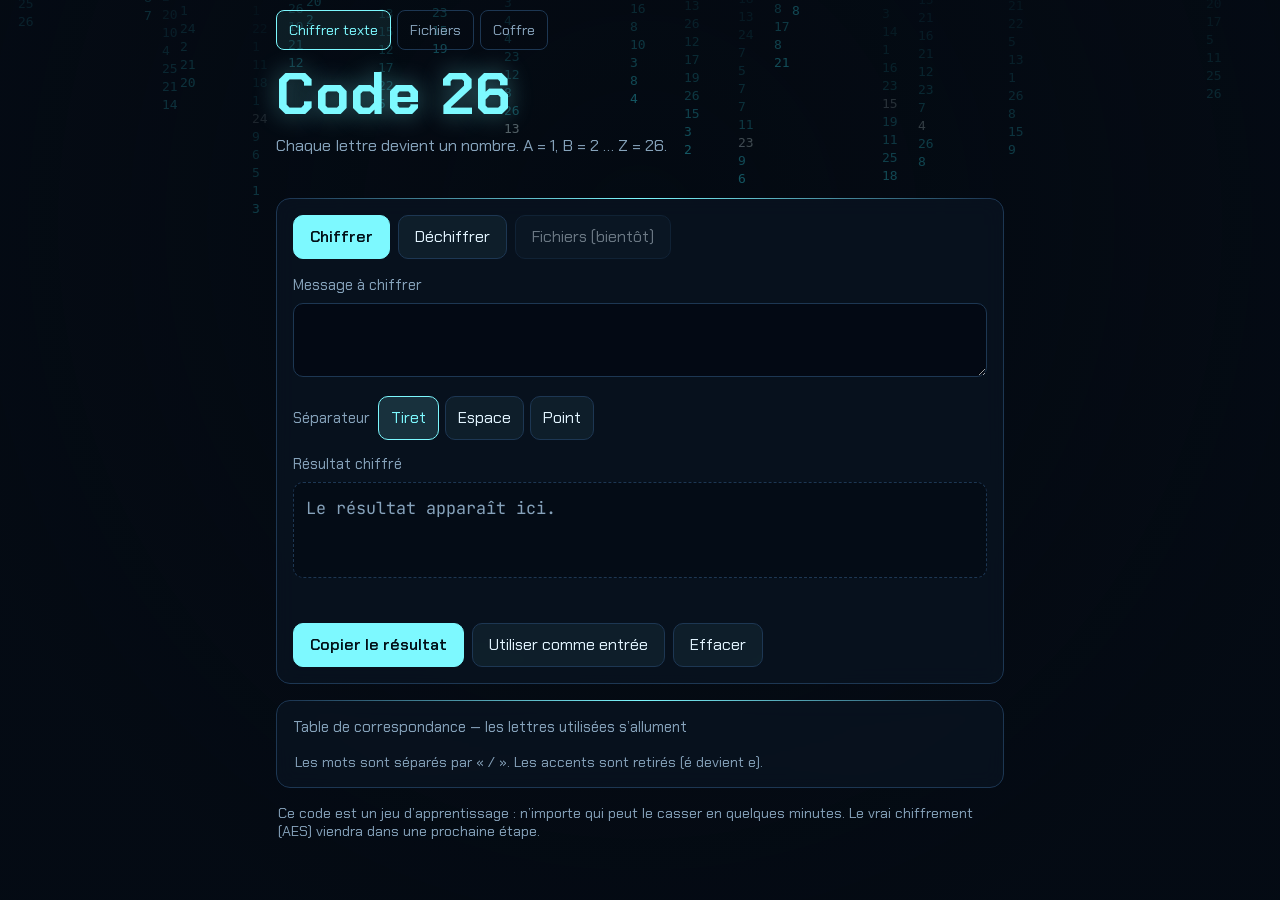
<file: INDEX.HTML>
<!DOCTYPE html>
<html lang="fr">
<head>
<meta charset="UTF-8">
<meta name="viewport" content="width=device-width, initial-scale=1, viewport-fit=cover">
<title>Code 26 – Chiffrer et déchiffrer</title>
<link rel="preconnect" href="https://fonts.googleapis.com">
<link rel="preconnect" href="https://fonts.gstatic.com" crossorigin>
<link href="https://fonts.googleapis.com/css2?family=Chakra+Petch:wght@400;600;700&family=JetBrains+Mono:wght@400;600&display=swap" rel="stylesheet">
<link rel="stylesheet" href="assets/style.css">
</head>
<body>
<canvas id="rain" aria-hidden="true"></canvas>
<div class="veil" aria-hidden="true"></div>

<nav class="topnav" aria-label="Navigation du projet">
  <a href="index.html" aria-current="page">Chiffrer texte</a>
  <a href="fichiers.html">Fichiers</a>
  <a href="coffre.html">Coffre</a>
</nav>

<main class="wrap">
  <h1>Code 26</h1>
  <p class="sub">Chaque lettre devient un nombre. A = 1, B = 2 … Z = 26.</p>
  <div id="demo" aria-hidden="true"></div>

  <section class="card" aria-label="Chiffrer et déchiffrer">
    <div class="tabs" role="tablist">
      <button class="tab" role="tab" id="tab-enc" aria-selected="true">Chiffrer</button>
      <button class="tab" role="tab" id="tab-dec" aria-selected="false">Déchiffrer</button>
      <button class="tab" role="tab" disabled title="Bientôt disponible">Fichiers (bientôt)</button>
    </div>

    <label for="inp" id="lbl-in">Message à chiffrer</label>
    <textarea id="inp" spellcheck="false" autocomplete="off" autocapitalize="off"></textarea>

    <div class="row" id="sepRow">
      <span class="lbl" style="margin:0">Séparateur</span>
      <div class="seg" role="group" aria-label="Séparateur entre les nombres">
        <button type="button" data-sep="-" aria-pressed="true">Tiret</button>
        <button type="button" data-sep=" " aria-pressed="false">Espace</button>
        <button type="button" data-sep="." aria-pressed="false">Point</button>
      </div>
    </div>

    <div class="lbl" id="lbl-out">Résultat chiffré</div>
    <div class="out" id="out" aria-live="polite" aria-labelledby="lbl-out"></div>
    <p class="status" id="status" role="status"></p>

    <div class="actions">
      <button class="btn main" id="copy" type="button">Copier le résultat</button>
      <button class="btn" id="swap" type="button">Utiliser comme entrée</button>
      <button class="btn" id="clear" type="button">Effacer</button>
    </div>
  </section>

  <section class="card" aria-label="Table de correspondance">
    <div class="lbl">Table de correspondance — les lettres utilisées s’allument</div>
    <div class="table" id="table"></div>
    <p class="note">Les mots sont séparés par « / ». Les accents sont retirés (é devient e).</p>
  </section>

  <p class="note">Ce code est un jeu d’apprentissage : n’importe qui peut le casser en quelques minutes. Le vrai chiffrement (AES) viendra dans une prochaine étape.</p>
</main>

<script>
const $ = id => document.getElementById(id);

//CORE
function clean(t){
  return t.replace(/œ/gi,'oe').replace(/æ/gi,'ae').replace(/ß/g,'ss')
    .normalize('NFD').replace(/[\u0300-\u036f]/g,'').toUpperCase();
}
function encode(t, sep){
  const words = clean(t).split(/\s+/).filter(Boolean);
  const out = [], used = new Set();
  let ignored = 0, count = 0;
  for (const w of words){
    const codes = [];
    for (const ch of w){
      const c = ch.charCodeAt(0);
      if (c >= 65 && c <= 90){ codes.push(c - 64); used.add(c - 64); count++; }
      else ignored++;
    }
    if (codes.length) out.push(codes.join(sep));
  }
  return { text: out.join(' / '), ignored, used, count, bad: [] };
}
function decode(t){
  const words = t.split(/\s*[\/|]\s*/).map(w => w.trim()).filter(Boolean);
  const used = new Set(), bad = [];
  let count = 0;
  const out = words.map(w => w.split(/[\s\-.,;:_]+/).filter(Boolean).map(tok => {
    if (/^\d{1,2}$/.test(tok)){
  status.classList.toggle('warn', warn);
}

function setMode(m){
  vals[mode] = inp.value;
  mode = m;
  inp.value = vals[m];
  const enc = m === 'enc';
  $('tab-enc').setAttribute('aria-selected', enc);
  $('tab-dec').setAttribute('aria-selected', !enc);
  $('lbl-in').textContent = enc ? 'Message à chiffrer' : 'Chiffres à déchiffrer';
  $('lbl-out').textContent = enc ? 'Résultat chiffré' : 'Message déchiffré';
  inp.placeholder = enc ? 'Écris ton message ici…' : 'Exemple : 1-20-20-5-14-20-9-15-14';
  $('sepRow').hidden = !enc;
  lastText = null;
  update();
}

$('tab-enc').onclick = () => { if (mode !== 'enc') setMode('enc'); };
$('tab-dec').onclick = () => { if (mode !== 'dec') setMode('dec'); };
inp.addEventListener('input', update);

document.querySelectorAll('.seg button').forEach(b => {
  b.onclick = () => {
    sep = b.dataset.sep;
    document.querySelectorAll('.seg button').forEach(x => x.setAttribute('aria-pressed', x === b));
    update();
  };
});

function flashStatus(t){
  status.classList.remove('warn');
  status.textContent = t;
  setTimeout(update, 1500);
}
function copyText(t){
  if (navigator.clipboard && window.isSecureContext) return navigator.clipboard.writeText(t);
  return new Promise((res, rej) => {
    const ta = document.createElement('textarea');
    ta.value = t; ta.style.position = 'fixed'; ta.style.opacity = '0';
    document.body.appendChild(ta); ta.select();
    try { document.execCommand('copy') ? res() : rej(); } catch (e) { rej(); }
    ta.remove();
  });
}
$('copy').onclick = () => {
  const t = out.textContent;
  if (!t) return flashStatus('Rien à copier pour le moment.');
  copyText(t).then(() => flashStatus('Copié.'), () => flashStatus('Copie impossible : sélectionne le texte à la main.'));
};
$('swap').onclick = () => {
  const t = out.textContent;
  if (!t) return flashStatus('Rien à utiliser pour le moment.');
  const next = mode === 'enc' ? 'dec' : 'enc';
  setMode(next);
  inp.value = t; vals[next] = t;
  update();
};
$('clear').onclick = () => { inp.value = ''; vals[mode] = ''; update(); inp.focus(); };

// Démo d'arrivée : ATTENTION se transforme en nombres
(function(){
  const demo = $('demo'), word = 'ATTENTION';
  const reduce = matchMedia('(prefers-reduced-motion: reduce)').matches;
  [...word].forEach((ch, i) => {
    const s = document.createElement('span');
    s.className = 'dg';
    s.innerHTML = '<b>' + ch + '</b><i>' + (ch.charCodeAt(0) - 64) + '</i>';
    demo.appendChild(s);
    if (reduce) s.classList.add('on');
    else setTimeout(() => s.classList.add('on'), 700 + i * 120);
  });
})();

setMode('enc');
</script>
<script src="assets/rain.js"></script>
</body>
</html>
</file>
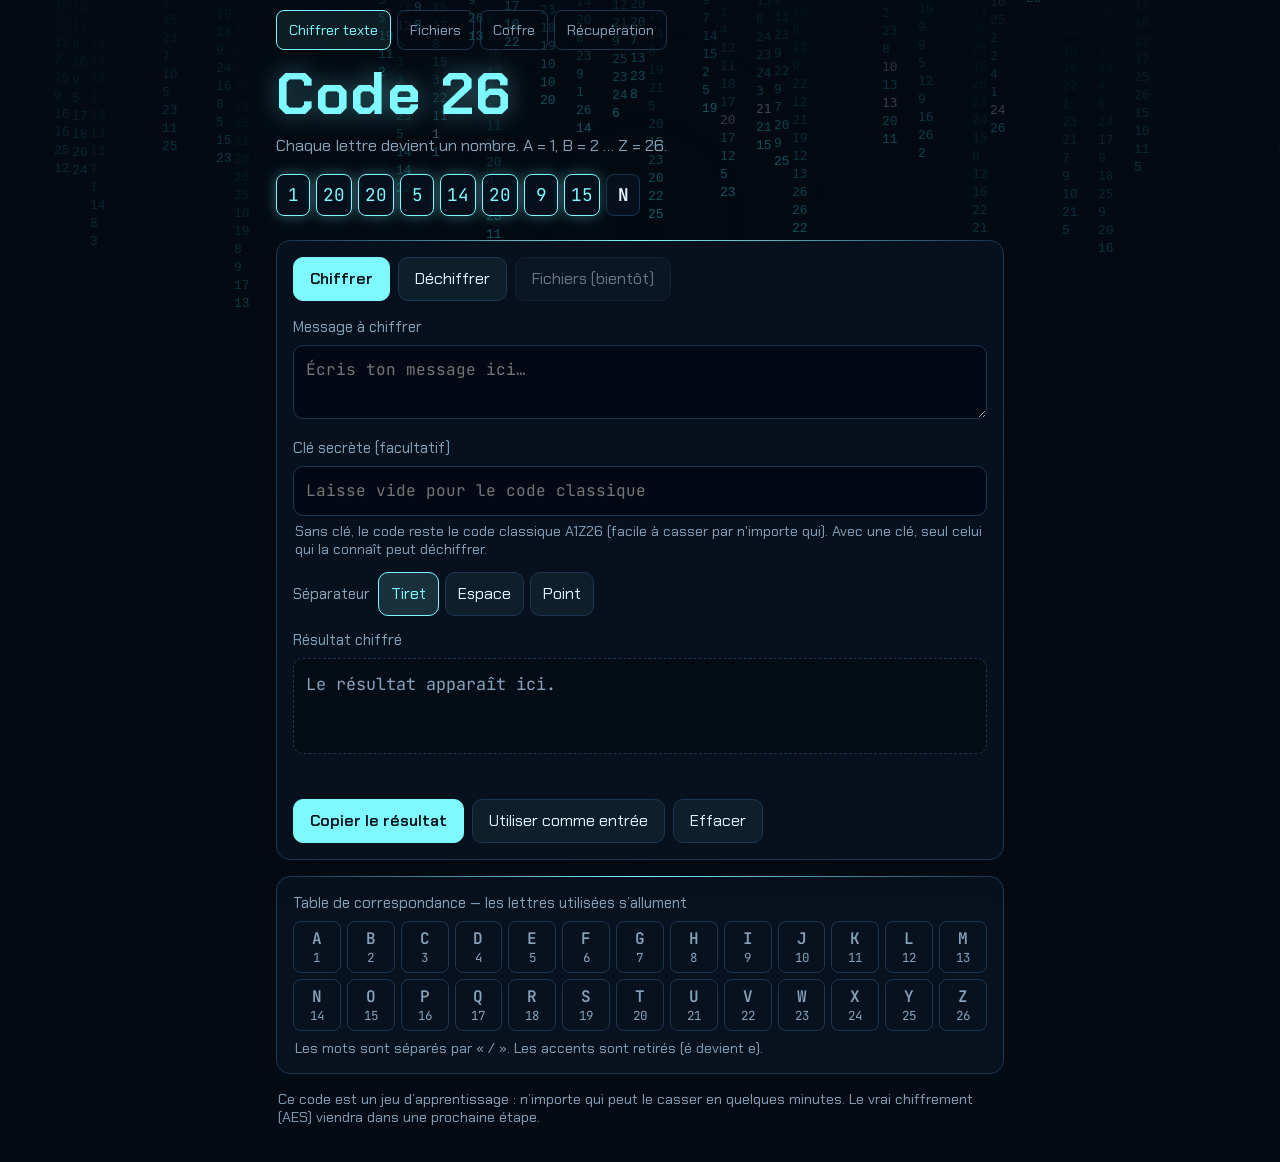
<file: index.html>
<!DOCTYPE html>
<html lang="fr">
<head>
<meta charset="UTF-8">
<meta name="viewport" content="width=device-width, initial-scale=1, viewport-fit=cover">
<title>Code 26 – Chiffrer et déchiffrer</title>
<link rel="preconnect" href="https://fonts.googleapis.com">
<link rel="preconnect" href="https://fonts.gstatic.com" crossorigin>
<link href="https://fonts.googleapis.com/css2?family=Chakra+Petch:wght@400;600;700&family=JetBrains+Mono:wght@400;600&display=swap" rel="stylesheet">
<link rel="stylesheet" href="assets/style.css">
<link rel="manifest" href="manifest.json">
<meta name="theme-color" content="#050b14">
<link rel="apple-touch-icon" href="assets/icons/icon-192.png">
<meta name="apple-mobile-web-app-capable" content="yes">
<meta name="apple-mobile-web-app-status-bar-style" content="black-translucent">
</head>
<body>
<canvas id="rain" aria-hidden="true"></canvas>
<div class="veil" aria-hidden="true"></div>

<nav class="topnav" aria-label="Navigation du projet">
  <a href="index.html" aria-current="page">Chiffrer texte</a>
  <a href="fichiers.html">Fichiers</a>
  <a href="coffre.html">Coffre</a>
  <a href="recuperation.html">Récupération</a>
</nav>

<main class="wrap">
  <h1>Code 26</h1>
  <p class="sub">Chaque lettre devient un nombre. A = 1, B = 2 … Z = 26.</p>
  <div id="demo" aria-hidden="true"></div>

  <section class="card" aria-label="Chiffrer et déchiffrer">
    <div class="tabs" role="tablist">
      <button class="tab" role="tab" id="tab-enc" aria-selected="true">Chiffrer</button>
      <button class="tab" role="tab" id="tab-dec" aria-selected="false">Déchiffrer</button>
      <button class="tab" role="tab" disabled title="Bientôt disponible">Fichiers (bientôt)</button>
    </div>

    <label for="inp" id="lbl-in">Message à chiffrer</label>
    <textarea id="inp" spellcheck="false" autocomplete="off" autocapitalize="off"></textarea>

    <label for="keyInp" style="margin-top:14px">Clé secrète (facultatif)</label>
    <input type="text" id="keyInp" spellcheck="false" autocomplete="off" autocapitalize="off" placeholder="Laisse vide pour le code classique">
    <p class="note" id="keyNote" style="margin:6px 2px 0">Sans clé, le code reste le code classique A1Z26 (facile à casser par n'importe qui). Avec une clé, seul celui qui la connaît peut déchiffrer.</p>

    <div class="row" id="sepRow">
      <span class="lbl" style="margin:0">Séparateur</span>
      <div class="seg" role="group" aria-label="Séparateur entre les nombres">
        <button type="button" data-sep="-" aria-pressed="true">Tiret</button>
        <button type="button" data-sep=" " aria-pressed="false">Espace</button>
        <button type="button" data-sep="." aria-pressed="false">Point</button>
      </div>
    </div>

    <div class="lbl" id="lbl-out">Résultat chiffré</div>
    <div class="out" id="out" aria-live="polite" aria-labelledby="lbl-out"></div>
    <p class="status" id="status" role="status"></p>

    <div class="actions">
      <button class="btn main" id="copy" type="button">Copier le résultat</button>
      <button class="btn" id="swap" type="button">Utiliser comme entrée</button>
      <button class="btn" id="clear" type="button">Effacer</button>
    </div>
  </section>

  <section class="card" aria-label="Table de correspondance">
    <div class="lbl">Table de correspondance — les lettres utilisées s’allument</div>
    <div class="table" id="table"></div>
    <p class="note">Les mots sont séparés par « / ». Les accents sont retirés (é devient e).</p>
  </section>

  <p class="note">Ce code est un jeu d’apprentissage : n’importe qui peut le casser en quelques minutes. Le vrai chiffrement (AES) viendra dans une prochaine étape.</p>
</main>

<script>
const $ = id => document.getElementById(id);

//CORE
function clean(t){
  return t.replace(/œ/gi,'oe').replace(/æ/gi,'ae').replace(/ß/g,'ss')
    .normalize('NFD').replace(/[\u0300-\u036f]/g,'').toUpperCase();
}
function keyShifts(key){
  const s = clean(key || '').split('').map(c => c.charCodeAt(0) - 64).filter(n => n >= 1 && n <= 26);
  return s.length ? s : [0];
}
function encode(t, sep, key){
  const shifts = keyShifts(key);
  const words = clean(t).split(/\s+/).filter(Boolean);
  const out = [], used = new Set();
  let ignored = 0, count = 0, ki = 0;
  for (const w of words){
    const codes = [];
    for (const ch of w){
      const c = ch.charCodeAt(0);
      if (c >= 65 && c <= 90){
        const base = c - 64;
        const shift = shifts[ki % shifts.length]; ki++;
        const val = ((base - 1 + shift) % 26 + 26) % 26 + 1;
        codes.push(val); used.add(val); count++;
      } else ignored++;
    }
    if (codes.length) out.push(codes.join(sep));
  }
  return { text: out.join(' / '), ignored, used, count, bad: [] };
}
function decode(t, key){
  const shifts = keyShifts(key);
  const words = t.split(/\s*[\/|]\s*/).map(w => w.trim()).filter(Boolean);
  const used = new Set(), bad = [];
  let count = 0, ki = 0;
  const out = words.map(w => w.split(/[\s\-.,;:_]+/).filter(Boolean).map(tok => {
    if (/^\d{1,2}$/.test(tok)){
      const n = Number(tok);
      if (n >= 1 && n <= 26){
        const shift = shifts[ki % shifts.length]; ki++;
        const base = (((n - 1 - shift) % 26) + 26) % 26 + 1;
        used.add(n); count++;
        return String.fromCharCode(64 + base);
      }
    }
    ki++;
    bad.push(tok);
    return '?';
  }).join(''));
  return { text: out.join(' '), ignored: 0, used, count, bad };
}
//ENDCORE

let mode = 'enc', sep = '-';
const vals = { enc: 'Attention', dec: '' };
const inp = $('inp'), out = $('out'), statusEl = $('status'), keyInp = $('keyInp');
let lastText = null;

// Table de correspondance
const table = $('table');
for (let i = 1; i <= 26; i++){
  const d = document.createElement('div');
  d.className = 'cell'; d.id = 'c' + i;
  d.innerHTML = '<b>' + String.fromCharCode(64 + i) + '</b><span>' + i + '</span>';
  table.appendChild(d);
}

function update(){
  const r = mode === 'enc' ? encode(inp.value, sep, keyInp.value) : decode(inp.value, keyInp.value);
  out.textContent = r.text;
  if (r.text !== lastText){
    out.classList.remove('flash'); void out.offsetWidth; out.classList.add('flash');
    lastText = r.text;
  }
  for (let i = 1; i <= 26; i++) $('c' + i).classList.toggle('on', r.used.has(i));

  let msg = '', warn = false;
  if (!inp.value.trim()) msg = '';
  else if (r.bad.length){
    warn = true;
    const list = [...new Set(r.bad)].slice(0, 4).join(', ');
    msg = 'Valeur invalide : ' + list + '. Utilise des nombres de 1 à 26, séparés par un tiret, un espace ou un point.';
  } else if (mode === 'enc'){
    msg = r.count + (r.count > 1 ? ' lettres chiffrées' : ' lettre chiffrée');
    if (r.ignored){ warn = true; msg += ' · ' + r.ignored + (r.ignored > 1 ? ' caractères ignorés' : ' caractère ignoré') + ' (chiffres, ponctuation)'; }
  } else {
    msg = r.count + (r.count > 1 ? ' lettres déchiffrées' : ' lettre déchiffrée');
  }
  if (msg && keyInp.value.trim()) msg += ' · clé active';
  statusEl.textContent = msg;
  statusEl.classList.toggle('warn', warn);
}

function setMode(m){
  vals[mode] = inp.value;
  mode = m;
  inp.value = vals[m];
  const enc = m === 'enc';
  $('tab-enc').setAttribute('aria-selected', enc);
  $('tab-dec').setAttribute('aria-selected', !enc);
  $('lbl-in').textContent = enc ? 'Message à chiffrer' : 'Chiffres à déchiffrer';
  $('lbl-out').textContent = enc ? 'Résultat chiffré' : 'Message déchiffré';
  inp.placeholder = enc ? 'Écris ton message ici…' : 'Exemple : 1-20-20-5-14-20-9-15-14';
  $('sepRow').hidden = !enc;
  lastText = null;
  update();
}

$('tab-enc').onclick = () => { if (mode !== 'enc') setMode('enc'); };
$('tab-dec').onclick = () => { if (mode !== 'dec') setMode('dec'); };
inp.addEventListener('input', update);
keyInp.addEventListener('input', update);

document.querySelectorAll('.seg button').forEach(b => {
  b.onclick = () => {
    sep = b.dataset.sep;
    document.querySelectorAll('.seg button').forEach(x => x.setAttribute('aria-pressed', x === b));
    update();
  };
});

function flashStatus(t){
  statusEl.classList.remove('warn');
  statusEl.textContent = t;
  setTimeout(update, 1500);
}
function copyText(t){
  if (navigator.clipboard && window.isSecureContext) return navigator.clipboard.writeText(t);
  return new Promise((res, rej) => {
    const ta = document.createElement('textarea');
    ta.value = t; ta.style.position = 'fixed'; ta.style.opacity = '0';
    document.body.appendChild(ta); ta.select();
    try { document.execCommand('copy') ? res() : rej(); } catch (e) { rej(); }
    ta.remove();
  });
}
$('copy').onclick = () => {
  const t = out.textContent;
  if (!t) return flashStatus('Rien à copier pour le moment.');
  copyText(t).then(() => flashStatus('Copié.'), () => flashStatus('Copie impossible : sélectionne le texte à la main.'));
};
$('swap').onclick = () => {
  const t = out.textContent;
  if (!t) return flashStatus('Rien à utiliser pour le moment.');
  const next = mode === 'enc' ? 'dec' : 'enc';
  setMode(next);
  inp.value = t; vals[next] = t;
  update();
};
$('clear').onclick = () => { inp.value = ''; vals[mode] = ''; update(); inp.focus(); };

// Démo d'arrivée : ATTENTION se transforme en nombres
(function(){
  const demo = $('demo'), word = 'ATTENTION';
  const reduce = matchMedia('(prefers-reduced-motion: reduce)').matches;
  [...word].forEach((ch, i) => {
    const s = document.createElement('span');
    s.className = 'dg';
    s.innerHTML = '<b>' + ch + '</b><i>' + (ch.charCodeAt(0) - 64) + '</i>';
    demo.appendChild(s);
    if (reduce) s.classList.add('on');
    else setTimeout(() => s.classList.add('on'), 700 + i * 120);
  });
})();

setMode('enc');
</script>
<script src="assets/rain.js"></script>
<script src="assets/register-sw.js"></script>
</body>
</html>
</file>
<file: assets/style.css>
:root{--bg:#050b14;--panel:rgba(9,19,33,.8);--line:#1d3753;--ice:#7df9ff;--amber:#ffb347;--text:#e2f4ff;--muted:#86a3bb;color-scheme:dark}
*{box-sizing:border-box}
html,body{margin:0;background:var(--bg);color:var(--text);font-family:'Chakra Petch',system-ui,sans-serif;-webkit-text-size-adjust:100%}
#rain{position:fixed;inset:0;width:100%;height:100%;z-index:0;opacity:.42;pointer-events:none}
.veil{position:fixed;inset:0;z-index:0;pointer-events:none;background:radial-gradient(ellipse at 50% 25%,rgba(5,11,20,0) 0,rgba(5,11,20,.82) 80%)}
.wrap{position:relative;z-index:1;max-width:760px;margin:0 auto;padding:max(16px,env(safe-area-inset-top)) 16px max(36px,env(safe-area-inset-bottom))}
h1{margin:0;font-size:clamp(2.2rem,9vw,3.6rem);line-height:1;font-weight:700;letter-spacing:.03em;color:var(--ice);text-shadow:0 0 24px rgba(125,249,255,.45)}
.sub{margin:10px 0 18px;color:var(--muted);font-size:1.05rem;max-width:40ch}
#demo{display:flex;flex-wrap:wrap;gap:6px;margin:0 0 24px;font-family:'JetBrains Mono',ui-monospace,monospace}
.dg{min-width:34px;height:42px;padding:0 6px;display:inline-flex;align-items:center;justify-content:center;border:1px solid var(--line);border-radius:8px;background:rgba(9,19,33,.7);font-size:1.1rem;color:var(--text)}
.dg i{display:none;font-style:normal;color:var(--ice)}
.dg.on{border-color:var(--ice);box-shadow:0 0 14px rgba(125,249,255,.35)}
.dg.on b{display:none}
.dg.on i{display:inline;animation:pop .35s ease-out}
@keyframes pop{from{transform:translateY(-6px) scale(.7);opacity:0}to{transform:none;opacity:1}}

/* Navigation */
nav.topnav{position:relative;z-index:1;display:flex;gap:6px;flex-wrap:wrap;max-width:760px;margin:0 auto;padding:max(10px,env(safe-area-inset-top)) 16px 0}
nav.topnav a{font-family:'Chakra Petch',sans-serif;font-size:.92rem;color:var(--muted);text-decoration:none;border:1px solid var(--line);border-radius:8px;padding:8px 12px;min-height:40px;display:inline-flex;align-items:center;transition:border-color .15s,color .15s}
nav.topnav a:hover{border-color:var(--ice);color:var(--ice)}
nav.topnav a[aria-current="page"]{border-color:var(--ice);color:var(--ice);background:rgba(125,249,255,.08)}

.card{position:relative;background:var(--panel);border:1px solid var(--line);border-radius:14px;padding:16px;backdrop-filter:blur(10px);-webkit-backdrop-filter:blur(10px);margin-bottom:16px}
.card::before{content:"";position:absolute;left:16px;right:16px;top:-1px;height:1px;background:linear-gradient(90deg,transparent,var(--ice),transparent)}
.tabs{display:flex;gap:8px;margin-bottom:16px;flex-wrap:wrap}
.tab,.btn,.seg button{font:inherit;color:var(--text);background:rgba(125,249,255,.06);border:1px solid var(--line);border-radius:10px;min-height:44px;padding:0 16px;cursor:pointer;transition:background .15s,border-color .15s,color .15s}
.tab[aria-selected="true"]{background:var(--ice);color:#021018;border-color:var(--ice);font-weight:600}
.tab:disabled{opacity:.45;cursor:not-allowed}
.tab:not(:disabled):not([aria-selected="true"]):hover,.btn:hover,.seg button:hover{border-color:var(--ice)}
:focus-visible{outline:2px solid var(--amber);outline-offset:2px}
label,.lbl{display:block;margin:0 0 8px;color:var(--muted);font-size:.95rem}
textarea,input[type=password],input[type=email],input[type=text]{width:100%;min-height:44px;resize:vertical;font-family:'JetBrains Mono',ui-monospace,monospace;font-size:16px;line-height:1.5;color:var(--text);background:rgba(2,8,16,.7);border:1px solid var(--line);border-radius:10px;padding:12px}
textarea:focus,input:focus{outline:none;border-color:var(--ice);box-shadow:0 0 0 3px rgba(125,249,255,.18)}
.row{display:flex;gap:8px;flex-wrap:wrap;align-items:center;margin:14px 0}
.seg{display:inline-flex;gap:6px}
.seg button{padding:0 12px}
.seg button[aria-pressed="true"]{border-color:var(--ice);color:var(--ice);background:rgba(125,249,255,.14)}
.out{min-height:96px;font-family:'JetBrains Mono',ui-monospace,monospace;font-size:1.05rem;line-height:1.6;word-break:break-word;white-space:pre-wrap;color:var(--ice);border:1px dashed var(--line);border-radius:10px;padding:12px;background:rgba(2,8,16,.5)}
.out:empty::before{content:"Le résultat apparaît ici.";color:var(--muted)}
.flash{animation:flash .6s ease-out}
@keyframes flash{from{box-shadow:0 0 22px rgba(125,249,255,.6);border-color:var(--ice)}to{box-shadow:none}}
.status{min-height:1.4em;margin:10px 0 0;font-size:.95rem;color:var(--muted)}
.status.warn{color:var(--amber)}
.status.ok{color:#7dffa0}
.actions{display:flex;gap:8px;flex-wrap:wrap;margin-top:14px}
.btn.main{background:var(--ice);color:#021018;border-color:var(--ice);font-weight:600}
.btn.main:hover{background:#a8fcff}
.table{display:grid;grid-template-columns:repeat(9,1fr);gap:6px}
.cell{display:flex;flex-direction:column;align-items:center;padding:6px 0;border:1px solid var(--line);border-radius:8px;font-family:'JetBrains Mono',ui-monospace,monospace;color:var(--muted);transition:all .2s}
.cell b{font-size:1rem;font-weight:600}
.cell span{font-size:.78rem}
.cell.on{border-color:var(--ice);color:var(--ice);background:rgba(125,249,255,.12);box-shadow:0 0 10px rgba(125,249,255,.25)}
.note{color:var(--muted);font-size:.9rem;margin:8px 2px 0}
.profile-row{display:flex;gap:14px;align-items:center}
.avatar{width:56px;height:56px;min-width:56px;border-radius:50%;object-fit:cover;background:rgba(125,249,255,.12);border:1px solid var(--line);display:flex;align-items:center;justify-content:center;font-weight:700;color:var(--ice);font-size:1.3rem;overflow:hidden;cursor:pointer}
.avatar img{width:100%;height:100%;object-fit:cover}
.profile-name{font-size:1.25rem;font-weight:700;color:var(--text);margin:0}
.profile-email{font-size:.85rem;color:var(--muted);margin:2px 0 0}
.filebox{border:1px dashed var(--line);border-radius:10px;padding:18px;text-align:center;cursor:pointer;transition:border-color .15s}
.filebox:hover,.filebox.drag{border-color:var(--ice);background:rgba(125,249,255,.05)}
.filebox input{display:none}
.filelist{list-style:none;margin:12px 0 0;padding:0;display:flex;flex-direction:column;gap:6px}
.filelist li{display:flex;justify-content:space-between;gap:8px;border:1px solid var(--line);border-radius:8px;padding:8px 10px;font-size:.92rem}
.filelist button{background:none;border:none;color:var(--muted);cursor:pointer;font-size:1rem;line-height:1;padding:0 4px}
.filelist button:hover{color:var(--amber)}
progress{width:100%;height:8px;accent-color:var(--ice);border-radius:4px;overflow:hidden}
[hidden]{display:none!important}
@media(min-width:560px){.table{grid-template-columns:repeat(13,1fr)}}
@media(prefers-reduced-motion:reduce){*{animation:none!important;transition:none!important}}
</file>
